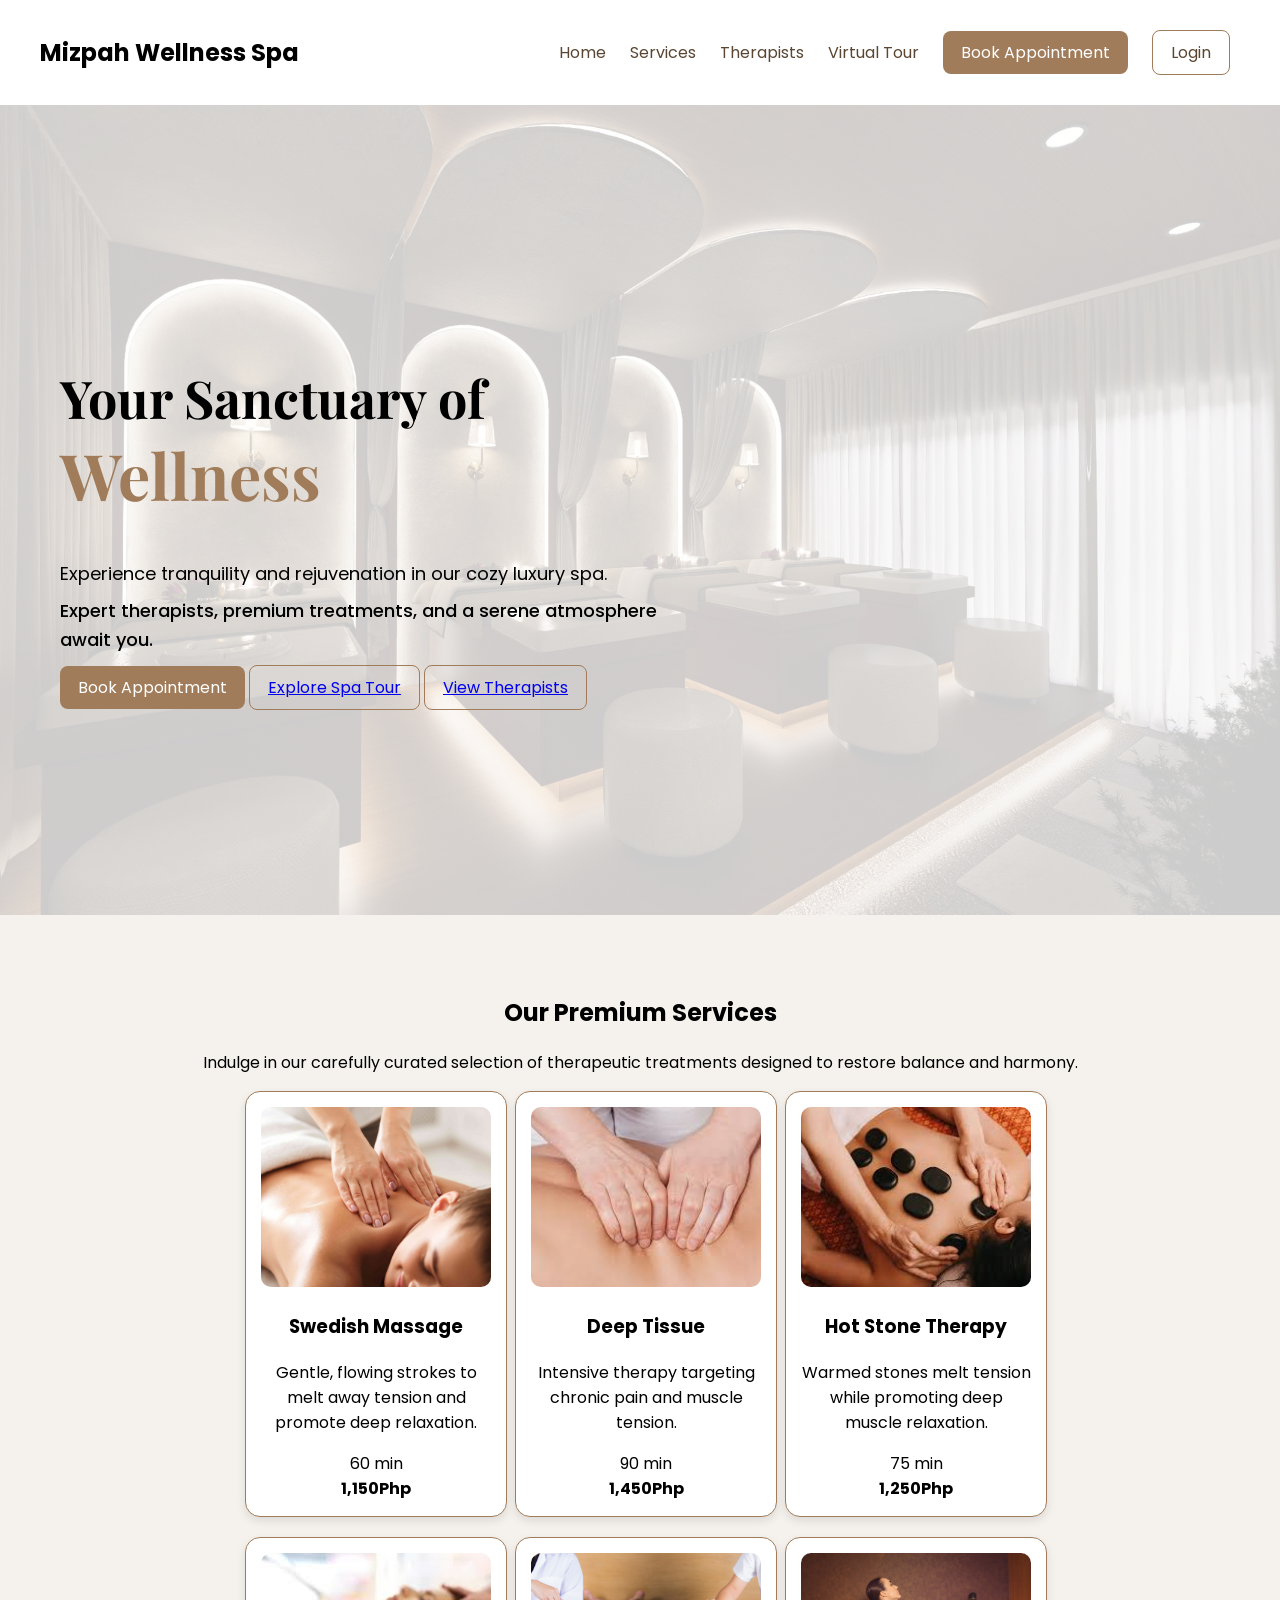
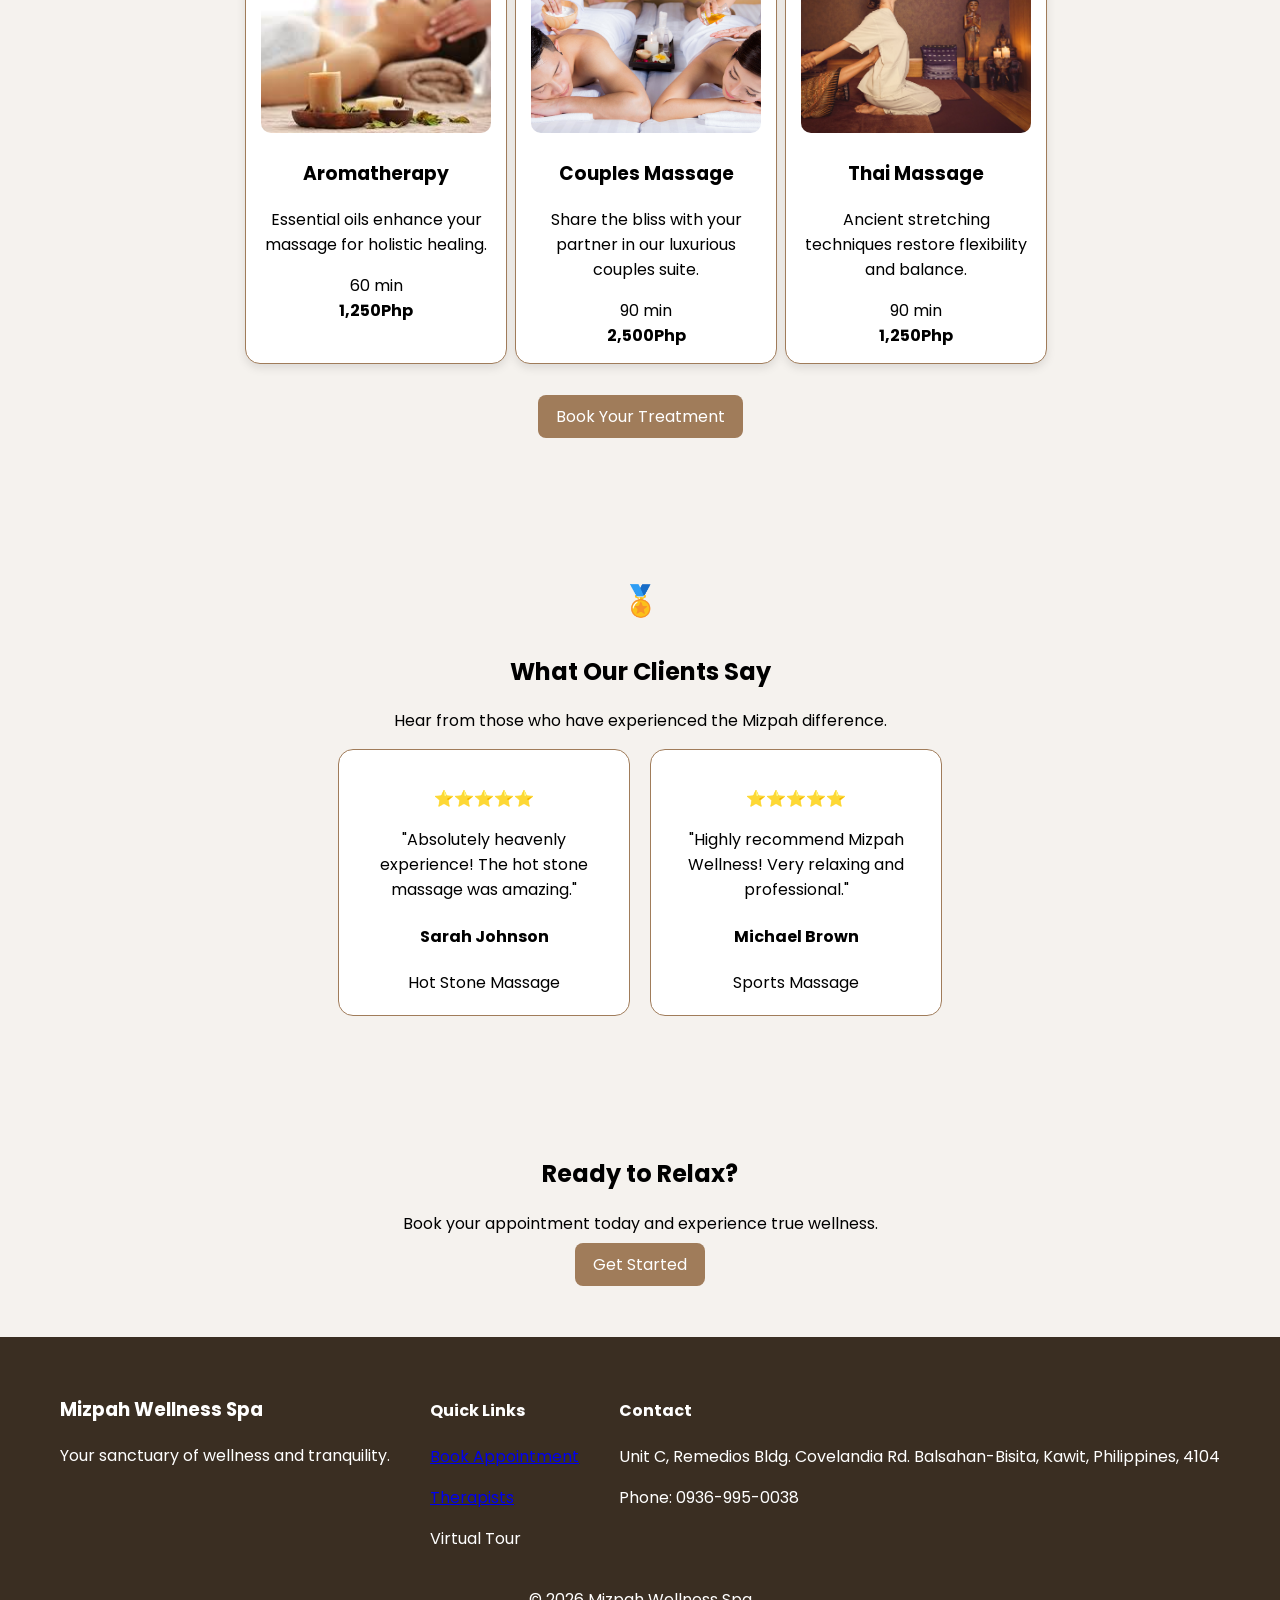
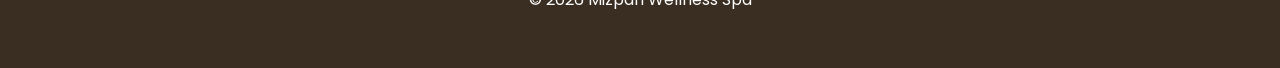
<file: spa_system/index.html>
<!DOCTYPE html>
<html lang="en">
<head>
<meta charset="UTF-8">
<title>Mizpah Wellness Spa</title>

<link href="https://fonts.googleapis.com/css2?family=Playfair+Display:wght@400;600&family=Poppins:wght@300;400;600&display=swap" rel="stylesheet">
<link rel="stylesheet" href="style.css">
</head>

<body>

<!-- HEADER -->
<header>
  <h2>Mizpah Wellness Spa</h2>
  <nav>
    <a href="#">Home</a>
    <a href="#services">Services</a>
    <a href="therapists.html">Therapists</a>
    <a href="#">Virtual Tour</a>

    <!-- FLOW: LOGIN FIRST -->
    <a href="login.html" class="btn-primary">Book Appointment</a>
    <a href="login.html" class="btn-outline">Login</a>
  </nav>
</header>

<!-- HERO -->
<section class="hero">
  <div class="hero-content">
    <h1>
      Your Sanctuary of <br>
      <span class="highlight">Wellness</span>
    </h1>

    <p class="hero-text">
  Experience tranquility and rejuvenation in our cozy luxury spa.<br>
  <span class="sub-text">
    Expert therapists, premium treatments, and a serene atmosphere await you.
  </span>
</p>

    <div class="hero-buttons">
      <a href="login.html" class="btn-primary">Book Appointment</a>
      <a href="#" class="btn-outline">Explore Spa Tour</a>
      <a href="therapists.html" class="btn-outline">View Therapists</a>
    </div>
  </div>
</section>

<!-- SERVICES -->
<section class="services" id="services">
  <h2>Our Premium Services</h2>
  <p>Indulge in our carefully curated selection of therapeutic treatments designed to restore balance and harmony.</p>

  <div class="card-container">

    <div class="card">
      <img src="images/service1.jpg">
      <h3>Swedish Massage</h3>
      <p>Gentle, flowing strokes to melt away tension and promote deep relaxation.</p>
      <span>60 min</span><br>
      <strong>1,150Php</strong>
    </div>

    <div class="card">
      <img src="images/service2.jpg">
      <h3>Deep Tissue</h3>
      <p>Intensive therapy targeting chronic pain and muscle tension.</p>
      <span>90 min</span><br>
      <strong>1,450Php</strong>
    </div>

    <div class="card">
      <img src="images/service3.jpg">
      <h3>Hot Stone Therapy</h3>
      <p>Warmed stones melt tension while promoting deep muscle relaxation.</p>
      <span>75 min</span><br>
      <strong>1,250Php</strong>
    </div>

    <div class="card">
      <img src="images/service4.jpg">
      <h3>Aromatherapy</h3>
      <p>Essential oils enhance your massage for holistic healing.</p>
      <span>60 min</span><br>
      <strong>1,250Php</strong>
    </div>

    <div class="card">
      <img src="images/service5.jpg">
      <h3>Couples Massage</h3>
      <p>Share the bliss with your partner in our luxurious couples suite.</p>
      <span>90 min</span><br>
      <strong>2,500Php</strong>
    </div>

    <div class="card">
      <img src="images/service6.jpg">
      <h3>Thai Massage</h3>
      <p>Ancient stretching techniques restore flexibility and balance.</p>
      <span>90 min</span><br>
      <strong>1,250Php</strong>
    </div>

  </div>

  <div class="services-btn">
    <a href="login.html" class="btn-primary">Book Your Treatment</a>
  </div>
</section>

<!-- TESTIMONIALS -->
<section class="testimonials">
  <p class="icon">🏅</p>
  <h2>What Our Clients Say</h2>
  <p>Hear from those who have experienced the Mizpah difference.</p>

  <div class="testimonial-container">

    <div class="testimonial">
      <p>⭐⭐⭐⭐⭐</p>
      <p>"Absolutely heavenly experience! The hot stone massage was amazing."</p>
      <h4>Sarah Johnson</h4>
      <span>Hot Stone Massage</span>
    </div>

    <div class="testimonial">
      <p>⭐⭐⭐⭐⭐</p>
      <p>"Highly recommend Mizpah Wellness! Very relaxing and professional."</p>
      <h4>Michael Brown</h4>
      <span>Sports Massage</span>
    </div>

  </div>
</section>

<!-- CTA SECTION (OPTIONAL PANG PLUS POINTS 💯) -->
<section style="text-align:center; padding:60px;">
  <h2>Ready to Relax?</h2>
  <p>Book your appointment today and experience true wellness.</p>
  <a href="login.html" class="btn-primary">Get Started</a>
</section>

<!-- FOOTER -->
<footer class="footer">
  <div class="footer-container">

    <div>
      <h3>Mizpah Wellness Spa</h3>
      <p>Your sanctuary of wellness and tranquility.</p>
    </div>

    <div>
      <h4>Quick Links</h4>
      <p><a href="login.html">Book Appointment</a></p>
      <p><a href="therapists.html">Therapists</a></p>
      <p>Virtual Tour</p>
    </div>

    <div>
      <h4>Contact</h4>
      <p>Unit C, Remedios Bldg. Covelandia Rd. Balsahan-Bisita, Kawit, Philippines, 4104</p>
      <p>Phone: 0936-995-0038</p>
    </div>

  </div>

  <div class="footer-bottom">
    <p>© 2026 Mizpah Wellness Spa</p>
  </div>
</footer>

</body>
</html>
</file>
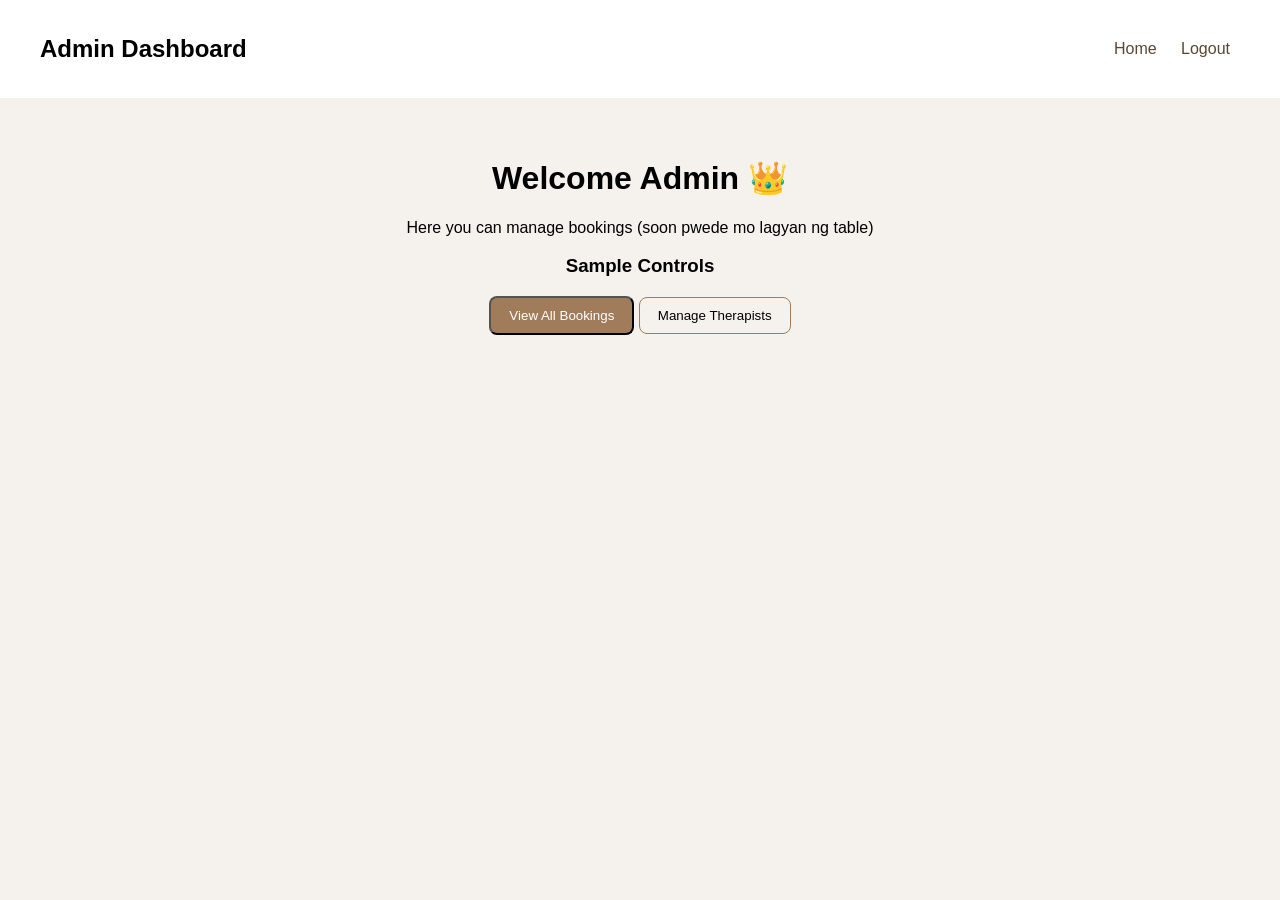
<file: spa_system/admin.html>
<!DOCTYPE html>
<html lang="en">
<head>
<meta charset="UTF-8">
<title>Admin Dashboard</title>
<link rel="stylesheet" href="style.css">
</head>

<body>

<header>
  <h2>Admin Dashboard</h2>
  <nav>
    <a href="index.html">Home</a>
    <a href="#" onclick="logout()">Logout</a>
  </nav>
</header>

<div style="padding:40px; text-align:center;">
  <h1>Welcome Admin 👑</h1>
  <p>Here you can manage bookings (soon pwede mo lagyan ng table)</p>

  <h3>Sample Controls</h3>
  <button class="btn-primary">View All Bookings</button>
  <button class="btn-outline">Manage Therapists</button>
</div>

<script>
function logout() {
  localStorage.removeItem("role");
  window.location.href = "login.html";
}
</script>

</body>
</html>
</file>
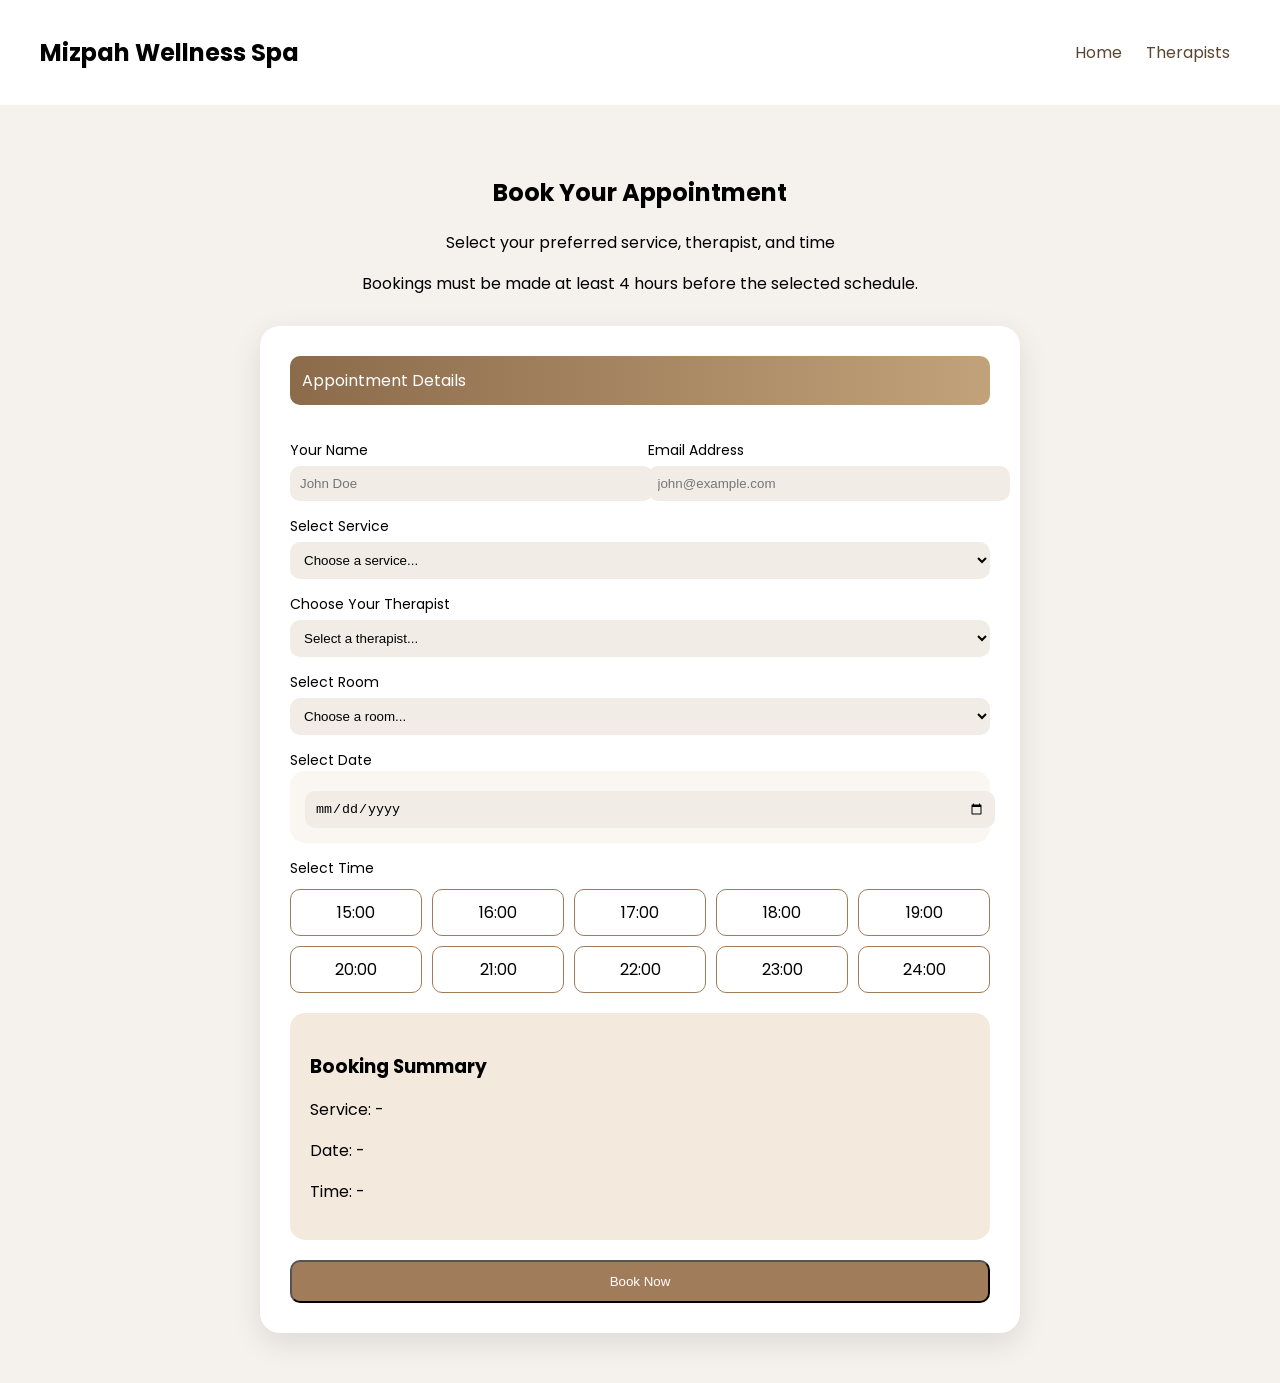
<file: spa_system/booking.html>
<!DOCTYPE html>
<html lang="en">
<head>
<meta charset="UTF-8">
<title>Book Appointment - Mizpah Wellness Spa</title>

<link href="https://fonts.googleapis.com/css2?family=Poppins:wght@300;400;500&family=Playfair+Display:wght@500;600&display=swap" rel="stylesheet">
<link rel="stylesheet" href="style.css">
</head>

<body>

<header>
  <h2>Mizpah Wellness Spa</h2>
  <nav>
    <a href="index.html">Home</a>
    <a href="therapists.html">Therapists</a>
  </nav>
</header>

<div class="booking">

  <div class="booking-header">
    <h2>Book Your Appointment</h2>
    <p>Select your preferred service, therapist, and time</p>
    <p class="note">Bookings must be made at least 4 hours before the selected schedule.</p>
  </div>

  <div class="form-card">

    <form action="savebooking.php" method="POST">

    <div class="form-header">
      Appointment Details
    </div>

    <div class="form-grid">
      <div>
        <label>Your Name</label>
        <input type="text" name="name" placeholder="John Doe" required>
      </div>

      <div>
        <label>Email Address</label>
        <input type="email" name="email" placeholder="john@example.com" required>
      </div>
    </div>

    <label>Select Service</label>
    <select name="service" required>
      <option value="">Choose a service...</option>
      <option value="Swedish Massage - 60 min">Swedish Massage</option>
      <option value="Deep Tissue - 90 min">Deep Tissue</option>
      <option value="Hot Stone Therapy - 75 min">Hot Stone Therapy</option>
    </select>

    <label>Choose Your Therapist</label>
    <select name="therapist" id="therapist" required>
      <option value="">Select a therapist...</option>
      <option value="Anna Reyes">Anna Reyes</option>
      <option value="Mark Santos">Mark Santos</option>
      <option value="Lisa Cruz">Lisa Cruz</option>
    </select>

    <label>Select Room</label>
    <select name="room" required>
      <option value="">Choose a room...</option>
      <option value="Room 1 - Serenity">Room 1 - Serenity</option>
      <option value="Room 2 - Harmony">Room 2 - Harmony</option>
      <option value="Room 3 - Tranquility">Room 3 - Tranquility</option>
    </select>

    <label>Select Date</label>
    <div class="calendar-box">
      <!-- REAL CALENDAR INPUT -->
      <input type="date" name="date" id="date" required>
    </div>

    <label>Select Time</label>
    <div class="time-slots">
      <span class="time-option" data-time="15:00">15:00</span>
      <span class="time-option" data-time="16:00">16:00</span>
      <span class="time-option" data-time="17:00">17:00</span>
      <span class="time-option" data-time="18:00">18:00</span>
      <span class="time-option" data-time="19:00">19:00</span>
      <span class="time-option" data-time="20:00">20:00</span>
      <span class="time-option" data-time="21:00">21:00</span>
      <span class="time-option" data-time="22:00">22:00</span>
      <span class="time-option" data-time="23:00">23:00</span>
      <span class="time-option" data-time="24:00">24:00</span>
    </div>

    <!-- SUMMARY -->
    <div class="summary-box">
      <h3>Booking Summary</h3>
      <p>Service: <span id="sum-service">-</span></p>
      <p>Date: <span id="sum-date">-</span></p>
      <p>Time: <span id="sum-time">-</span></p>
    </div>

    <!-- HIDDEN INPUTS -->
    <input type="hidden" name="date" id="final-date">
    <input type="hidden" name="time" id="final-time">

    <button type="submit" class="btn-primary full">Book Now</button> 

    </form>

  </div>

</div>

<script>

// SERVICE
const serviceSelect = document.querySelector("select[name='service']");
serviceSelect.addEventListener("change", () => {
  document.getElementById("sum-service").innerText = serviceSelect.value;
});

// DATE
const dateInput = document.getElementById("date");

dateInput.addEventListener("change", function () {
  document.getElementById("sum-date").innerText = this.value;
  document.getElementById("final-date").value = this.value;
});

// TIME
document.querySelectorAll(".time-option").forEach(time => {
  time.addEventListener("click", () => {

    document.querySelectorAll(".time-option").forEach(t => t.classList.remove("active"));
    time.classList.add("active");

    document.getElementById("sum-time").innerText = time.dataset.time;
    document.getElementById("final-time").value = time.dataset.time;

  });
});

// BLOCK BOOKED DATES
document.addEventListener("DOMContentLoaded", function () {

  fetch("get_all_booked_dates.php")
    .then(res => res.json())
    .then(disabledDates => {

      const dateInput = document.getElementById("date");

      dateInput.addEventListener("change", function () {

        if (disabledDates.includes(this.value)) {
          alert("This date is already booked!");
          this.value = "";
          document.getElementById("sum-date").innerText = "-";
          document.getElementById("final-date").value = "";
        }

      });

    });

});

</script>

</body>
</html>
</file>
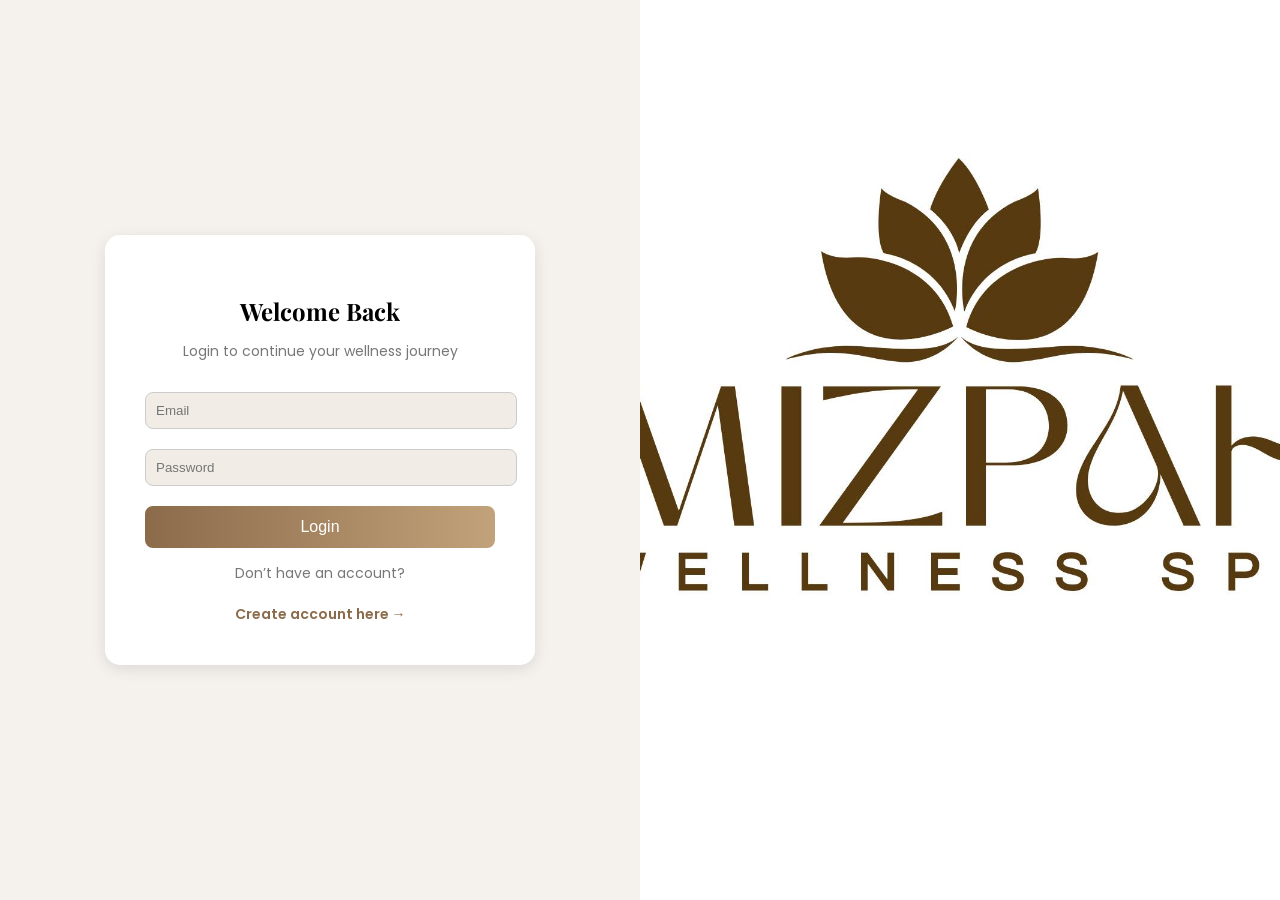
<file: spa_system/login.html>
<!DOCTYPE html>
<html lang="en">
<head>
<meta charset="UTF-8">
<title>Login - Mizpah Wellness Spa</title>

<link href="https://fonts.googleapis.com/css2?family=Playfair+Display:wght@500;600&family=Poppins:wght@300;400;500&display=swap" rel="stylesheet">
<link rel="stylesheet" href="style.css">

<style>
.login-container {
  display: flex;
  height: 100vh;
}

.login-form {
  flex: 1;
  display: flex;
  justify-content: center;
  align-items: center;
  background: #f5f2ee;
}

.form-box {
  background: white;
  padding: 40px;
  border-radius: 15px;
  width: 350px;
  box-shadow: 0 4px 15px rgba(0,0,0,0.1);
  text-align: center;
}

.form-box h2 {
  font-family: 'Playfair Display', serif;
  margin-bottom: 5px;
}

.form-box p {
  font-size: 14px;
  color: #777;
  margin-bottom: 20px;
}

.form-box input {
  width: 100%;
  padding: 10px;
  margin: 10px 0;
  border-radius: 8px;
  border: 1px solid #ccc;
  outline: none;
}

.form-box button {
  width: 100%;
  margin-top: 10px;
  padding: 12px;
  cursor: pointer;
  border: none;
  border-radius: 8px;
  background: linear-gradient(to right, #8b6b4a, #c2a27a);
  color: white;
  font-size: 16px;
}

.form-box button:hover {
  opacity: 0.9;
}

.register-link {
  margin-top: 15px;
  font-size: 14px;
}

.register-link a {
  color: #8b6b4a;
  font-weight: 600;
  text-decoration: none;
}

.login-image {
  flex: 1;
  background: url('images/logo.jpg');
  background-size: cover;
  background-position: center;
}

@media (max-width: 768px) {
  .login-container {
    flex-direction: column;
  }

  .login-image {
    height: 200px;
  }
}
</style>

</head>

<body>

<div class="login-container">

  <div class="login-form">

    <div class="form-box">

      <h2>Welcome Back</h2>
      <p>Login to continue your wellness journey</p>

      <form action="login.php" method="POST">

        <input type="email" name="email" placeholder="Email" required>
        <input type="password" name="password" placeholder="Password" required>

        <button type="submit">Login</button>

      </form>

      <!-- REGISTER LINK -->
      <div class="register-link">
        <p>Don’t have an account?</p>
        <a href="register.html">Create account here →</a>
      </div>

    </div>

  </div>

  <div class="login-image"></div>

</div>

</body>
</html>
</file>
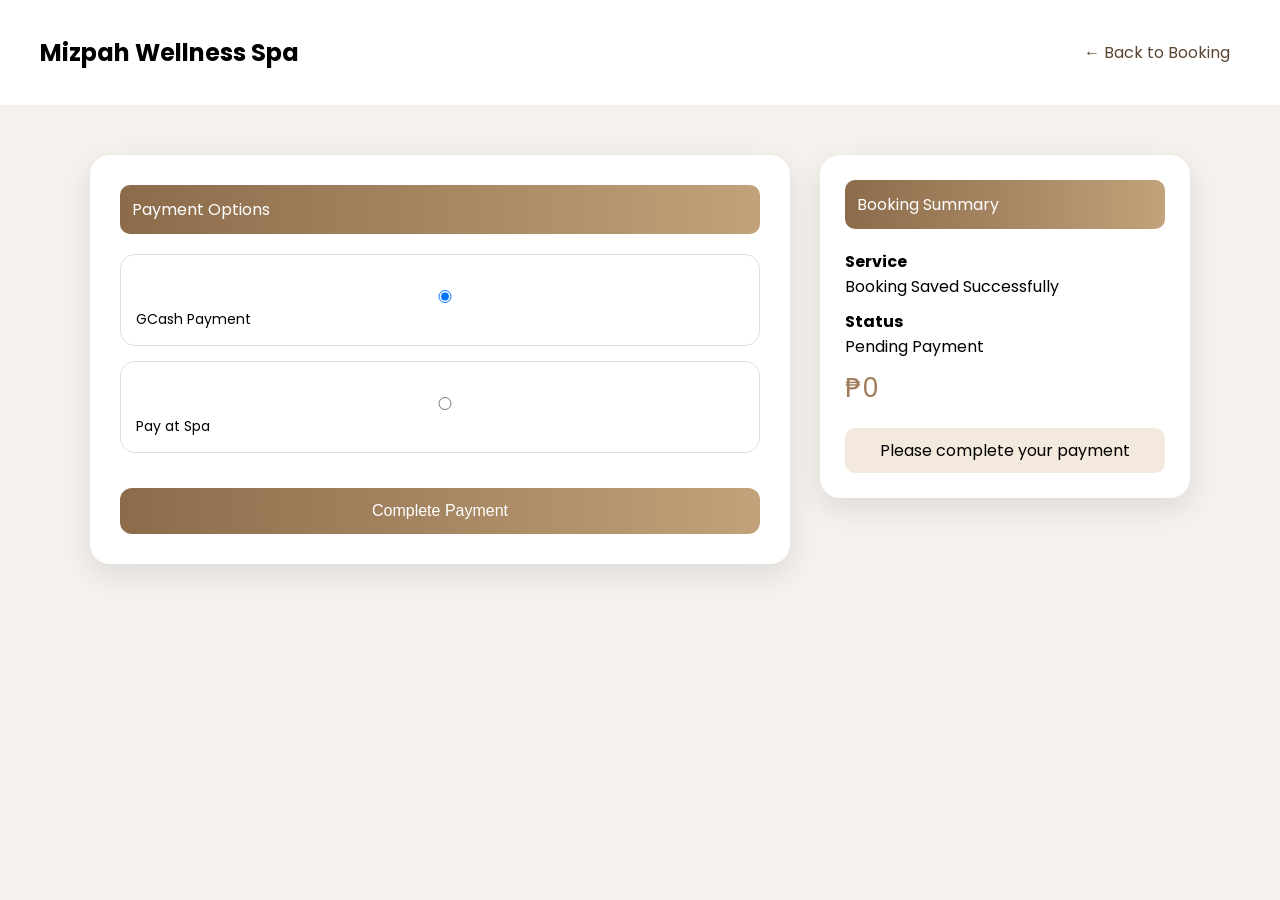
<file: spa_system/payment.html>
<!DOCTYPE html>
<html lang="en">
<head>
<meta charset="UTF-8">
<title>Payment - Mizpah Wellness Spa</title>

<link href="https://fonts.googleapis.com/css2?family=Poppins:wght@300;400;500&family=Playfair+Display:wght@500;600&display=swap" rel="stylesheet">
<link rel="stylesheet" href="style.css">

<style>
.payment-container {
  display: flex;
  gap: 30px;
  padding: 50px;
  max-width: 1100px;
  margin: auto;
}

.payment-left {
  flex: 2;
  background: white;
  padding: 30px;
  border-radius: 20px;
  box-shadow: 0 10px 30px rgba(0,0,0,0.1);
}

.payment-right {
  flex: 1;
  background: white;
  padding: 25px;
  border-radius: 20px;
  box-shadow: 0 10px 30px rgba(0,0,0,0.1);
  height: fit-content;
}

.section-title {
  background: linear-gradient(to right, #8b6b4a, #c2a27a);
  color: white;
  padding: 12px;
  border-radius: 10px;
  margin-bottom: 20px;
}

.option-box {
  border: 1px solid #ddd;
  border-radius: 15px;
  padding: 15px;
  margin-bottom: 15px;
}

.option-box input {
  margin-right: 10px;
}

.complete-btn {
  margin-top: 20px;
  width: 100%;
  padding: 14px;
  border: none;
  border-radius: 12px;
  background: linear-gradient(to right, #8b6b4a, #c2a27a);
  color: white;
  font-size: 16px;
  cursor: pointer;
}

.summary p {
  margin: 10px 0;
}

.total {
  font-size: 26px;
  color: #a07c5a;
  margin-top: 10px;
}

.status {
  margin-top: 20px;
  background: #f3e9dc;
  padding: 10px;
  border-radius: 10px;
  text-align: center;
}

@media (max-width: 768px) {
  .payment-container {
    flex-direction: column;
  }
}
</style>

</head>

<body>

<header>
  <h2>Mizpah Wellness Spa</h2>
  <nav>
    <a href="booking.html">← Back to Booking</a>
  </nav>
</header>

<div class="payment-container">

  <!-- LEFT SIDE -->
  <div class="payment-left">

    <div class="section-title">Payment Options</div>

    <div class="option-box">
      <label>
        <input type="radio" name="payment" value="gcash" checked>
        GCash Payment
      </label>
    </div>

    <div class="option-box">
      <label>
        <input type="radio" name="payment" value="spa">
        Pay at Spa
      </label>
    </div>

    <button class="complete-btn" onclick="completePayment()">
      Complete Payment
    </button>

  </div>

  <!-- RIGHT SIDE -->
  <div class="payment-right">

    <div class="section-title">Booking Summary</div>

    <div class="summary">
      <p><strong>Service</strong><br>Booking Saved Successfully</p>
      <p><strong>Status</strong><br>Pending Payment</p>

      <div class="total">₱0</div>

      <div class="status">Please complete your payment</div>
    </div>

  </div>

</div>

<script>
function completePayment() {
  const selected = document.querySelector('input[name="payment"]:checked').value;

  if (selected === "gcash") {
    alert("Redirecting to GCash...");
  } else {
    alert("Booking Confirmed! Please pay at the spa.");
  }

  // redirect back to homepage
  window.location.href = "index.html";
}
</script>

</body>
</html>
</file>
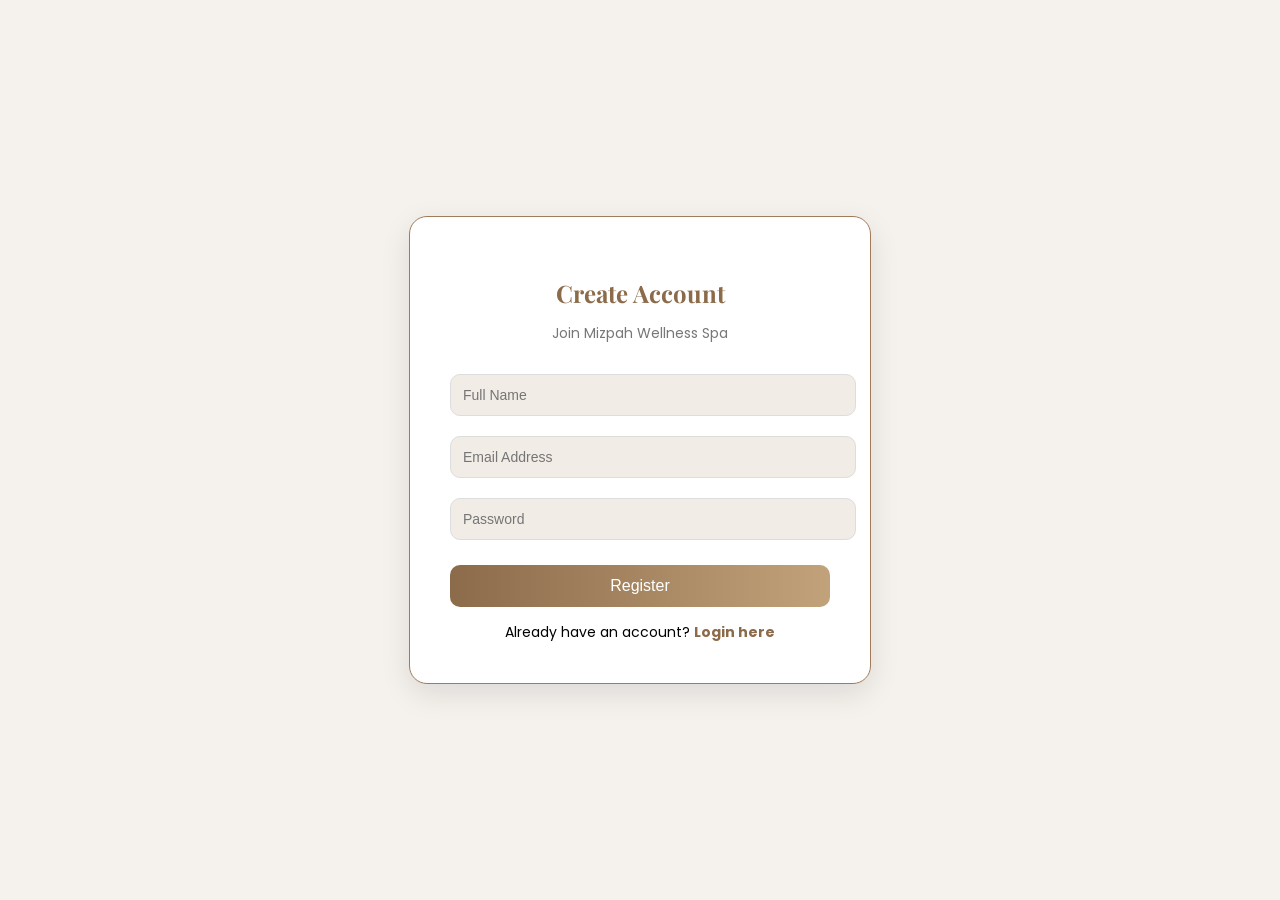
<file: spa_system/register.html>
<!DOCTYPE html>
<html lang="en">
<head>
<meta charset="UTF-8">
<title>Register - Mizpah Wellness Spa</title>

<link href="https://fonts.googleapis.com/css2?family=Playfair+Display:wght@500;600&family=Poppins:wght@300;400;500&display=swap" rel="stylesheet">
<link rel="stylesheet" href="style.css">

<style>
body {
  margin: 0;
  font-family: 'Poppins', sans-serif;
  background: #f5f2ee;
}

/* CENTER CONTAINER */
.container {
  display: flex;
  justify-content: center;
  align-items: center;
  height: 100vh;
}

/* REGISTER CARD */
.card {
  width: 380px;
  background: white;
  padding: 40px;
  border-radius: 18px;
  box-shadow: 0 10px 30px rgba(0,0,0,0.1);
  text-align: center;
}

.card h2 {
  font-family: 'Playfair Display', serif;
  color: #8b6b4a;
  margin-bottom: 5px;
}

.card p {
  font-size: 14px;
  color: #777;
  margin-bottom: 20px;
}

/* INPUT FIELDS */
input {
  width: 100%;
  padding: 12px;
  margin: 10px 0;
  border-radius: 10px;
  border: 1px solid #ddd;
  outline: none;
  font-size: 14px;
}

/* BUTTON */
button {
  width: 100%;
  padding: 12px;
  margin-top: 15px;
  border: none;
  border-radius: 10px;
  background: linear-gradient(to right, #8b6b4a, #c2a27a);
  color: white;
  font-size: 16px;
  cursor: pointer;
}

button:hover {
  opacity: 0.9;
}

/* LOGIN LINK */
.login-link {
  margin-top: 15px;
  font-size: 14px;
}

.login-link a {
  color: #8b6b4a;
  font-weight: bold;
  text-decoration: none;
}

.login-link a:hover {
  text-decoration: underline;
}

/* RESPONSIVE */
@media (max-width: 768px) {
  .card {
    width: 90%;
  }
}
</style>

</head>

<body>

<div class="container">

  <div class="card">

    <h2>Create Account</h2>
    <p>Join Mizpah Wellness Spa</p>

    <form action="register.php" method="POST">

      <input type="text" name="name" placeholder="Full Name" required>
      <input type="email" name="email" placeholder="Email Address" required>
      <input type="password" name="password" placeholder="Password" required>

      <button type="submit">Register</button>

    </form>

    <div class="login-link">
      Already have an account?
      <a href="login.html">Login here</a>
    </div>

  </div>

</div>

</body>
</html>
</file>
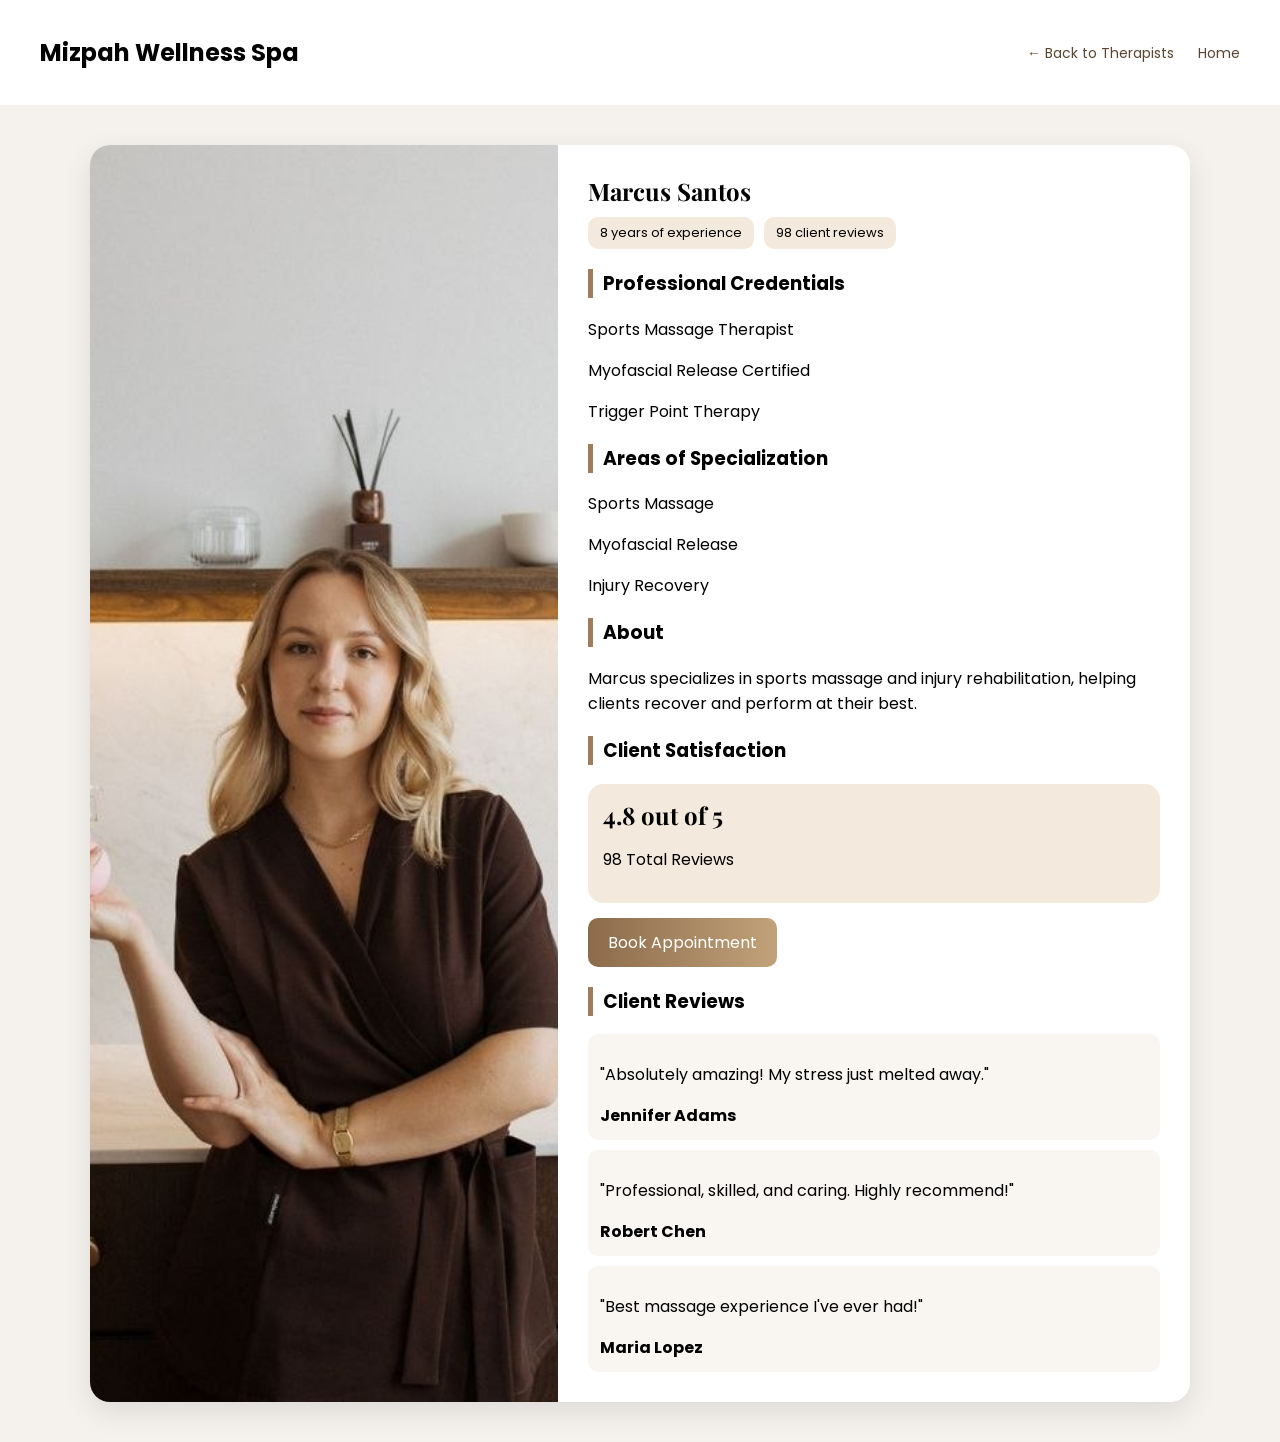
<file: spa_system/therapist-profile.html>
<!DOCTYPE html>
<html lang="en">
<head>
<meta charset="UTF-8">
<title>Therapist Profile</title>

<link href="https://fonts.googleapis.com/css2?family=Poppins:wght@300;400;500&family=Playfair+Display:wght@500;600&display=swap" rel="stylesheet">
<link rel="stylesheet" href="style.css">

<style>

.profile {
  max-width: 1100px;
  margin: auto;
  padding: 40px;
}

/* HEADER FIX */
.header-top {
  display: flex;
  justify-content: space-between;
  align-items: center;
  padding: 15px 40px;
  background: white;
}

.header-left {
  display: flex;
  align-items: center;
  gap: 15px;
}

.back-link {
  text-decoration: none;
  color: #5a4632;
  font-size: 14px;
}

.back-link:hover {
  text-decoration: underline;
}

/* MAIN CARD */
.profile-card {
  display: flex;
  background: white;
  border-radius: 20px;
  overflow: hidden;
  box-shadow: 0 10px 30px rgba(0,0,0,0.1);
}

/* LEFT IMAGE */
.profile-img {
  width: 45%;
}

.profile-img img {
  width: 100%;
  height: 100%;
  object-fit: cover;
}

/* RIGHT INFO */
.profile-info {
  width: 55%;
  padding: 30px;
}

.profile-info h2 {
  margin: 0;
  font-family: 'Playfair Display', serif;
}

/* BADGES */
.stats {
  display: flex;
  gap: 10px;
  margin: 10px 0;
}

.badge {
  background: #f3e9dc;
  padding: 6px 12px;
  border-radius: 10px;
  font-size: 13px;
}

/* SECTIONS */
.section {
  margin-top: 20px;
}

.section h3 {
  border-left: 5px solid #a07c5a;
  padding-left: 10px;
}

/* RATING BOX */
.rating-box {
  background: #f3e9dc;
  padding: 15px;
  border-radius: 15px;
}

/* BUTTON */
.book-btn {
  display: inline-block;
  margin-top: 15px;
  background: linear-gradient(to right, #8b6b4a, #c2a27a);
  color: white;
  padding: 12px 20px;
  border-radius: 10px;
  text-decoration: none;
}

/* REVIEWS */
.review {
  background: #f9f5f1;
  padding: 12px;
  border-radius: 10px;
  margin-top: 10px;
}

/* RESPONSIVE */
@media (max-width: 768px) {
  .profile-card {
    flex-direction: column;
  }

  .profile-img,
  .profile-info {
    width: 100%;
  }
}

</style>

</head>

<body>

<!-- ✅ HEADER FIXED -->
<header class="header-top">

  <h2>Mizpah Wellness Spa</h2>

  <div class="header-right">
    <a href="therapists.html">← Back to Therapists</a>
    <a href="index.html">Home</a>
  </div>

</header>

<div class="profile">

  <div class="profile-card">

    <!-- LEFT IMAGE -->
    <div class="profile-img">
      <img src="images/therapist2.jpg">
    </div>

    <!-- RIGHT INFO -->
    <div class="profile-info">

      <h2>Marcus Santos</h2>

      <div class="stats">
        <span class="badge">8 years of experience</span>
        <span class="badge">98 client reviews</span>
      </div>

      <div class="section">
        <h3>Professional Credentials</h3>
        <p>Sports Massage Therapist</p>
        <p>Myofascial Release Certified</p>
        <p>Trigger Point Therapy</p>
      </div>

      <div class="section">
        <h3>Areas of Specialization</h3>
        <p>Sports Massage</p>
        <p>Myofascial Release</p>
        <p>Injury Recovery</p>
      </div>

      <div class="section">
        <h3>About</h3>
        <p>
          Marcus specializes in sports massage and injury rehabilitation,
          helping clients recover and perform at their best.
        </p>
      </div>

      <div class="section">
        <h3>Client Satisfaction</h3>

        <div class="rating-box">
          <h2>4.8 out of 5</h2>
          <p>98 Total Reviews</p>
        </div>

        <a href="booking.html" class="book-btn">Book Appointment</a>
      </div>

      <div class="section">
        <h3>Client Reviews</h3>

        <div class="review">
          <p>"Absolutely amazing! My stress just melted away."</p>
          <strong>Jennifer Adams</strong>
        </div>

        <div class="review">
          <p>"Professional, skilled, and caring. Highly recommend!"</p>
          <strong>Robert Chen</strong>
        </div>

        <div class="review">
          <p>"Best massage experience I've ever had!"</p>
          <strong>Maria Lopez</strong>
        </div>

      </div>

    </div>

  </div>

</div>

</body>
</html>
</file>
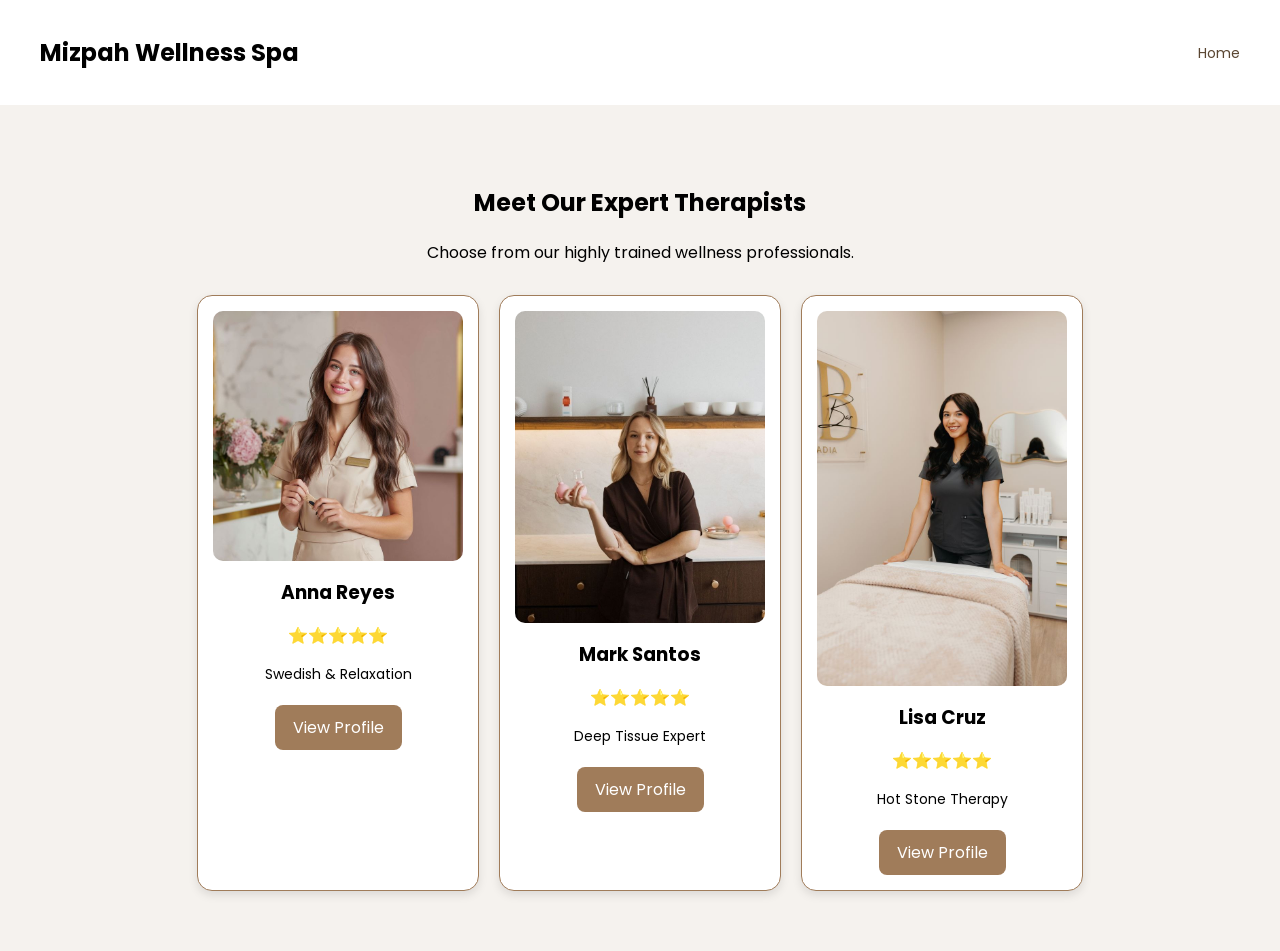
<file: spa_system/therapists.html>
<!DOCTYPE html>
<html lang="en">
<head>
<meta charset="UTF-8">
<title>Therapists - Mizpah Wellness Spa</title>

<link href="https://fonts.googleapis.com/css2?family=Playfair+Display:wght@500;600&family=Poppins:wght@300;400;500&display=swap" rel="stylesheet">
<link rel="stylesheet" href="style.css">

<style>
.therapists {
  padding: 60px;
  text-align: center;
}

.therapist-container {
  display: flex;
  gap: 20px;
  justify-content: center;
  flex-wrap: wrap;
  margin-top: 30px;
}

.therapist-card {
  background: white;
  width: 250px;
  padding: 15px;
  border-radius: 15px;
  border: 1px solid #a07c5a;
  box-shadow: 0 4px 10px rgba(0,0,0,0.1);
}

.therapist-card img {
  width: 100%;
  border-radius: 10px;
}

.therapist-card h3 {
  margin: 10px 0 5px;
}

.rating {
  color: gold;
}

.specialty {
  font-size: 14px;
  margin-bottom: 10px;
}

.select-btn {
  display: inline-block;
  margin-top: 10px;
}
</style>

</head>

<body>

<header class="header-top">
  <h2>Mizpah Wellness Spa</h2>

  <div class="header-right">
    <a href="index.html">Home</a>
  </div>
</header>

<section class="therapists">

  <h2>Meet Our Expert Therapists</h2>
  <p>Choose from our highly trained wellness professionals.</p>

  <div class="therapist-container">

    <div class="therapist-card">
      <img src="images/therapist1.jpg">
      <h3>Anna Reyes</h3>
      <p class="rating">⭐⭐⭐⭐⭐</p>
      <p class="specialty">Swedish & Relaxation</p>
      <a href="therapist-profile.html" class="btn-primary select-btn">View Profile</a>
    </div>

    <div class="therapist-card">
      <img src="images/therapist2.jpg">
      <h3>Mark Santos</h3>
      <p class="rating">⭐⭐⭐⭐⭐</p>
      <p class="specialty">Deep Tissue Expert</p>
      <a href="therapist-profile.html" class="btn-primary select-btn">View Profile</a>
    </div>

    <div class="therapist-card">
      <img src="images/therapist3.jpg">
      <h3>Lisa Cruz</h3>
      <p class="rating">⭐⭐⭐⭐⭐</p>
      <p class="specialty">Hot Stone Therapy</p>
      <a href="therapist-profile.html" class="btn-primary select-btn">View Profile</a>
    </div>

  </div>

</section>

</body>
</html>
</file>
<file: spa_system/style.css>
:root {
  --brown: #a07c5a;
  --dark-brown: #3a2e22;
  --light-bg: #f5f2ee;
}

body {
  font-family: 'Poppins', sans-serif;
  margin: 0;
  background: var(--light-bg);
}

/* HEADER */
header {
  display: flex;
  justify-content: space-between;
  padding: 15px 40px;
  background: white;
  align-items: center;
}

.header-top {
  display: flex;
  justify-content: space-between;
  align-items: center;
  padding: 15px 40px;
  background: white;
}

.header-left {
  display: flex;
  align-items: center;
  gap: 15px;
}

.header-right a {
  margin-left: 20px;
  text-decoration: none;
  color: #5a4632;
  font-size: 14px;
}

.back-link {
  text-decoration: none;
  color: #5a4632;
  font-size: 14px;
}

.back-link:hover {
  text-decoration: underline;
}

/* NAV LINKS */
nav a {
  margin: 0 10px;
  text-decoration: none;
  color: #5a4632;
}

/* BUTTONS */
.btn-primary {
  background: var(--brown);
  color: white;
  padding: 10px 18px;
  border-radius: 8px;
  text-decoration: none;
  transition: 0.3s;
}

.btn-primary:hover {
  background: var(--dark-brown);
}

.btn-outline {
  border: 1px solid var(--brown);
  padding: 10px 18px;
  border-radius: 8px;
  background: transparent;
}

/* HERO */
.hero {
  background:
    linear-gradient(rgba(255,255,255,0.80), rgba(255,255,255,0.80)),
    url('images/hero.jpg');
  background-size: cover;
  background-position: center;
  background-repeat: no-repeat;

  min-height: 90vh;
  display: flex;
  align-items: center;
}

.hero-content {
  max-width: 600px;
  margin-left: 60px;
}

.hero h1 {
  font-size: 52px;
  font-family: 'Playfair Display', serif;
}

.highlight {
  color: var(--brown);
  font-size: 64px;
}

.hero-text {
  font-size: 18px;
  line-height: 1.6;
}

.sub-text {
  display: block;
  margin-top: 8px;
  font-size: 18px;
  font-weight: 500;
}

.hero-buttons {
  margin-top: 20px;
}

/* SERVICES */
.services {
  padding: 60px 20px;
  text-align: center;
}

.card-container {
  display: grid;
  grid-template-columns: repeat(3, 250px);
  gap: 20px; /* 🔥 balanced spacing */
  justify-content: center;
}

.card {
  background: white;
  padding: 15px;
  border-radius: 15px;
  width: 230px;
  border: 1px solid var(--brown);
  box-shadow: 0 4px 10px rgba(0,0,0,0.1);
}

.card img {
  width: 100%;
  height: 180px;
  object-fit: cover;
  border-radius: 10px;
}

.services-btn {
  margin-top: 40px;
}

/* TESTIMONIALS */
.testimonials {
  padding: 60px;
  text-align: center;
}

.testimonial-container {
  display: flex;
  justify-content: center;
  gap: 20px;
}

.testimonial {
  background: white;
  padding: 20px;
  border-radius: 15px;
  width: 250px;
  border: 1px solid var(--brown);
}

.icon {
  font-size: 30px;
}

/* FOOTER */
.footer {
  background: var(--dark-brown);
  color: white;
  padding: 40px;
}

.footer-container {
  display: flex;
  justify-content: space-around;
}

.footer-bottom {
  text-align: center;
  margin-top: 20px;
}

/* ================= BOOKING ================= */

.booking {
  padding: 50px;
}

.booking-header {
  text-align: center;
  margin-bottom: 30px;
}

.form-card {
  background: white;
  padding: 30px;
  border-radius: 20px;
  max-width: 700px;
  margin: auto;
  box-shadow: 0 10px 30px rgba(0,0,0,0.1);
}

.form-header {
  background: linear-gradient(to right, #8b6b4a, #c2a27a);
  color: white;
  padding: 12px;
  border-radius: 10px;
  margin-bottom: 20px;
}

.form-grid {
  display: grid;
  grid-template-columns: 1fr 1fr;
  gap: 15px;
}

label {
  display: block;
  margin-top: 15px;
  font-size: 14px;
}

input, select {
  width: 100%;
  padding: 10px;
  border-radius: 10px;
  border: none;
  background: #f2ece6;
  margin-top: 5px;
}

.calendar-box {
  background: #faf7f3;
  padding: 15px;
  border-radius: 15px;
}

.calendar {
  display: grid;
  grid-template-columns: repeat(7, 1fr);
  margin-top: 10px;
}

.calendar span {
  padding: 8px;
  text-align: center;
}

.calendar .active {
  background: var(--brown);
  color: white;
  border-radius: 50%;
}

.time-slots {
  display: grid;
  grid-template-columns: repeat(5, 1fr);
  gap: 10px;
  margin-top: 10px;
}

.time-slots span {
  padding: 10px;
  border-radius: 10px;
  border: 1px solid var(--brown);
  text-align: center;
  cursor: pointer;
  transition: 0.3s;
}

.time-slots span:hover {
  background: var(--brown);
  color: white;
}

.time-option.disabled {
  background: #ccc;
  color: #666;
  pointer-events: none;
  opacity: 0.6;
}

/* FIX for Flatpickr visibility */
.flatpickr-calendar {
  z-index: 9999 !important;
}

.flatpickr-day.disabled {
  background: #ccc !important;
  color: #888 !important;
  pointer-events: none;
}

.btn-primary.full {
  display: block;
  width: 100%;
  text-align: center;
  margin-top: 20px;
  padding: 12px;
  border-radius: 10px;
  box-sizing: border-box;
}

.summary-box {
  background: #f3e9dc;
  padding: 20px;
  border-radius: 15px;
  margin-top: 20px;
  text-align: left;
}

.summary-box h3 {
  margin-bottom: 10px;
}

.summary-box h2 {
  margin-top: 10px;
  color: #5a4632;
}

.calendar span.active,
.time-slots span.active {
  background: #a07c5a;
  color: white;
}

/* ================= RESPONSIVE ================= */

@media (max-width: 768px) {

  header,
  .header-top {
    flex-direction: column;
    text-align: center;
  }

  .hero {
    padding: 60px 20px;
    text-align: center;
  }

  .hero-content {
    margin-left: 0;
  }

  .card-container {
    grid-template-columns: 1fr;
  }

  .testimonial-container {
    flex-direction: column;
    align-items: center;
  }

  .footer-container {
    flex-direction: column;
    text-align: center;
  }

  .form-grid {
    grid-template-columns: 1fr;
  }
}

/* ================= LOGIN ================= */

.login-container {
  display: flex;
  height: 100vh;
}

.login-form {
  width: 50%;
  display: flex;
  justify-content: center;
  align-items: center;
  background: #f5f2ee;
}

.login-image {
  width: 50%;
  background: url('images/logo.jpg'); /* palitan kung ibang image */
  background-size: cover;
  background-position: center;
}

.login-container {
  display: flex;
  height: 100vh;
  overflow: hidden;
}
</file>
